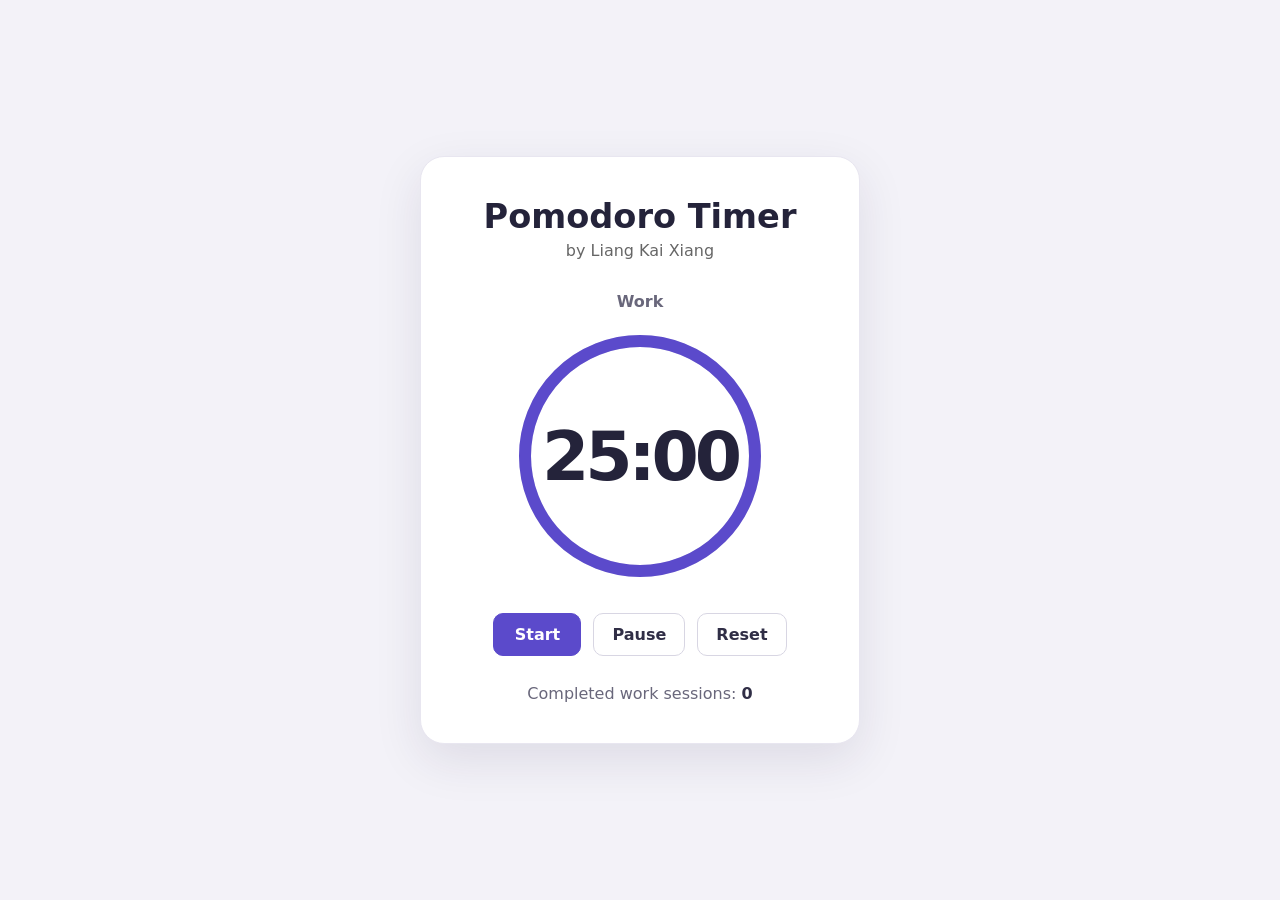
<file: index.html>
<!doctype html>
<html lang="en">
  <head>
    <meta charset="utf-8">
    <meta name="viewport" content="width=device-width, initial-scale=1">
    <title>Pomodoro Timer</title>
    <link rel="stylesheet" href="style.css">
    <script src="app.js" defer></script>
  </head>
  <body>
    <main class="timer-card">
      <h1>Pomodoro Timer</h1>
      <p class="author">by Liang Kai Xiang</p>

      <section class="timer" aria-label="Timer">
        <p class="phase-label" id="phase-label">Work</p>
        <div
          class="progress"
          id="timer-progress"
          role="progressbar"
          aria-label="Timer progress"
          aria-valuemin="0"
          aria-valuemax="1500"
          aria-valuenow="1500"
        >
          <svg class="progress-ring" viewBox="0 0 250 250" aria-hidden="true">
            <circle class="progress-ring-background" cx="125" cy="125" r="115"></circle>
            <circle
              class="progress-ring-foreground"
              id="progress-ring"
              cx="125"
              cy="125"
              r="115"
              transform="rotate(-90 125 125)"
            ></circle>
          </svg>
          <span class="time-display" id="time-display">25:00</span>
        </div>
      </section>

      <div class="controls" role="group" aria-label="Timer controls">
        <button class="button button-primary" id="start-button" type="button">Start</button>
        <button class="button" id="pause-button" type="button">Pause</button>
        <button class="button" id="reset-button" type="button">Reset</button>
      </div>

      <p class="session-count">
        Completed work sessions: <span id="session-count">0</span>
      </p>
    </main>
  </body>
</html>
</file>
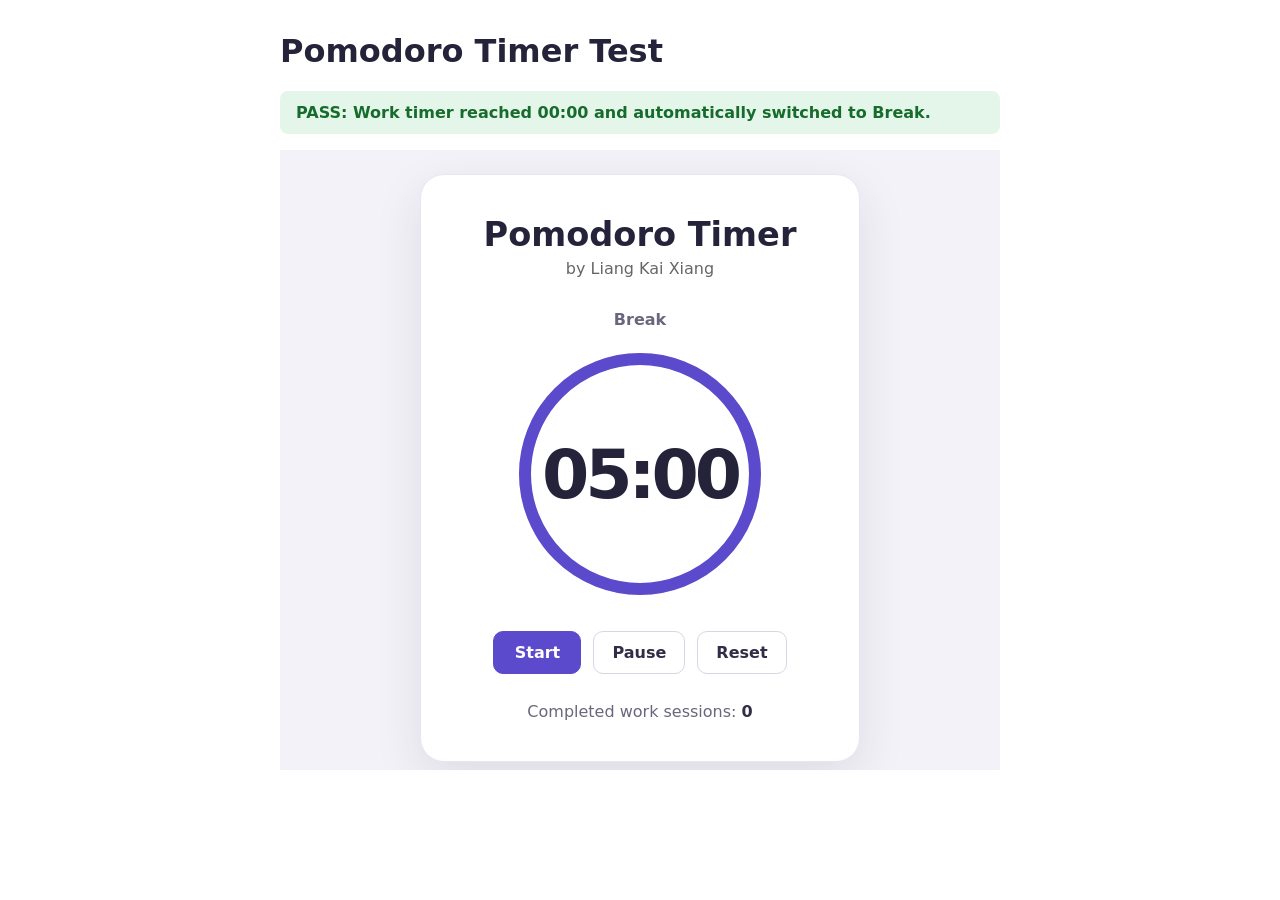
<file: test.html>
<!doctype html>
<html lang="en">
  <head>
    <meta charset="utf-8">
    <meta name="viewport" content="width=device-width, initial-scale=1">
    <title>Pomodoro Timer Test</title>
    <style>
      body {
        max-width: 720px;
        margin: 32px auto;
        padding: 0 16px;
        color: #24233a;
        font-family: system-ui, sans-serif;
      }

      #result {
        padding: 12px 16px;
        border-radius: 8px;
        font-weight: 700;
      }

      #result.running {
        background: #f3f2f8;
      }

      #result.pass {
        background: #e4f6e9;
        color: #176b2c;
      }

      #result.fail {
        background: #fde8e7;
        color: #9c2520;
      }

      iframe {
        width: 100%;
        height: 620px;
        border: 0;
      }
    </style>
  </head>
  <body>
    <h1>Pomodoro Timer Test</h1>
    <p id="result" class="running" role="status" aria-live="polite">RUNNING: Loading the Pomodoro app…</p>
    <iframe id="pomodoro-app" src="index.html" title="Pomodoro Timer application"></iframe>

    <script>
      const result = document.getElementById("result");
      const appFrame = document.getElementById("pomodoro-app");

      function finishTest(passed, message) {
        result.className = passed ? "pass" : "fail";
        result.textContent = `${passed ? "PASS" : "FAIL"}: ${message}`;
      }

      appFrame.addEventListener("load", () => {
        try {
          const appWindow = appFrame.contentWindow;
          const appDocument = appFrame.contentDocument;
          let simulatedTick;

          appWindow.playTone = () => {};
          appWindow.setInterval = (callback) => {
            simulatedTick = callback;
            return 1;
          };

          if (appDocument.getElementById("phase-label").textContent !== "Work") {
            throw new Error("The app did not start in the Work phase.");
          }

          const previousSessionCount = appDocument.getElementById("session-count").textContent;
          const previousStoredSessions = appWindow.localStorage.getItem("completedSessions");
          try {
            appDocument.getElementById("start-button").click();
            if (typeof simulatedTick !== "function") {
              throw new Error("The app did not start its timer.");
            }

            for (let second = 0; second < 25 * 60; second += 1) {
              simulatedTick();
            }

            const phase = appDocument.getElementById("phase-label").textContent;
            const time = appDocument.getElementById("time-display").textContent;
            if (phase !== "Break" || time !== "05:00") {
              throw new Error(`Expected Break at 05:00; got ${phase} at ${time}.`);
            }
          } finally {
            if (previousStoredSessions === null) {
              appWindow.localStorage.removeItem("completedSessions");
            } else {
              appWindow.localStorage.setItem("completedSessions", previousStoredSessions);
            }
            appDocument.getElementById("session-count").textContent = previousSessionCount;
          }

          finishTest(true, "Work timer reached 00:00 and automatically switched to Break.");
        } catch (error) {
          finishTest(false, error.message);
        }
      });
    </script>
  </body>
</html>
</file>
<file: style.css>
:root {
  color-scheme: light;
  font-family: system-ui, -apple-system, BlinkMacSystemFont, "Segoe UI", sans-serif;
  color: #24233a;
  background: #f3f2f8;
  font-synthesis: none;
  text-rendering: optimizeLegibility;
}

* {
  box-sizing: border-box;
}

body {
  min-width: 320px;
  min-height: 100vh;
  margin: 0;
  display: grid;
  place-items: center;
  padding: 24px;
}

.timer-card {
  width: min(100%, 440px);
  padding: 40px 32px;
  text-align: center;
  background: #fff;
  border: 1px solid #e8e6f0;
  border-radius: 24px;
  box-shadow: 0 16px 48px rgb(38 32 73 / 10%);
}

h1 {
  margin: 0;
  font-size: clamp(1.7rem, 5vw, 2.1rem);
}

.timer {
  margin: 32px 0;
}

.phase-label {
  margin: 0 0 20px;
  color: #69677b;
  font-size: 1rem;
  font-weight: 600;
}

.progress {
  width: min(64vw, 250px);
  aspect-ratio: 1;
  margin: 0 auto;
  display: grid;
  place-items: center;
  position: relative;
}

.progress-ring {
  position: absolute;
  inset: 0;
  width: 100%;
  height: 100%;
}

.progress-ring-background,
.progress-ring-foreground {
  fill: none;
  stroke-width: 12;
}

.progress-ring-background {
  stroke: #e8e6f0;
}

.progress-ring-foreground {
  stroke: #5b4acb;
  stroke-linecap: round;
}

.time-display {
  position: relative;
  font-size: clamp(3rem, 12vw, 4.25rem);
  font-variant-numeric: tabular-nums;
  font-weight: 700;
  letter-spacing: -0.06em;
}

.controls {
  display: flex;
  justify-content: center;
  flex-wrap: wrap;
  gap: 12px;
}

.button {
  min-width: 88px;
  padding: 11px 18px;
  border: 1px solid #d8d6e3;
  border-radius: 10px;
  background: #fff;
  color: #302e46;
  font: inherit;
  font-weight: 600;
  cursor: pointer;
}

.button-primary {
  border-color: #5b4acb;
  background: #5b4acb;
  color: #fff;
}

.button:hover {
  filter: brightness(0.96);
}

.button:focus-visible {
  outline: 3px solid #a69aef;
  outline-offset: 3px;
}

.button:disabled {
  cursor: not-allowed;
  opacity: 0.55;
}

.session-count {
  margin: 28px 0 0;
  color: #69677b;
}

#session-count {
  color: #302e46;
  font-weight: 700;
  font-variant-numeric: tabular-nums;
}

@media (max-width: 380px) {
  .timer-card {
    padding: 32px 20px;
  }
}

.author {
    font-size: 16px;
    font-weight: 400;
    color: #666666;
    text-align: center;
    margin-top: 5px;
}
</file>
